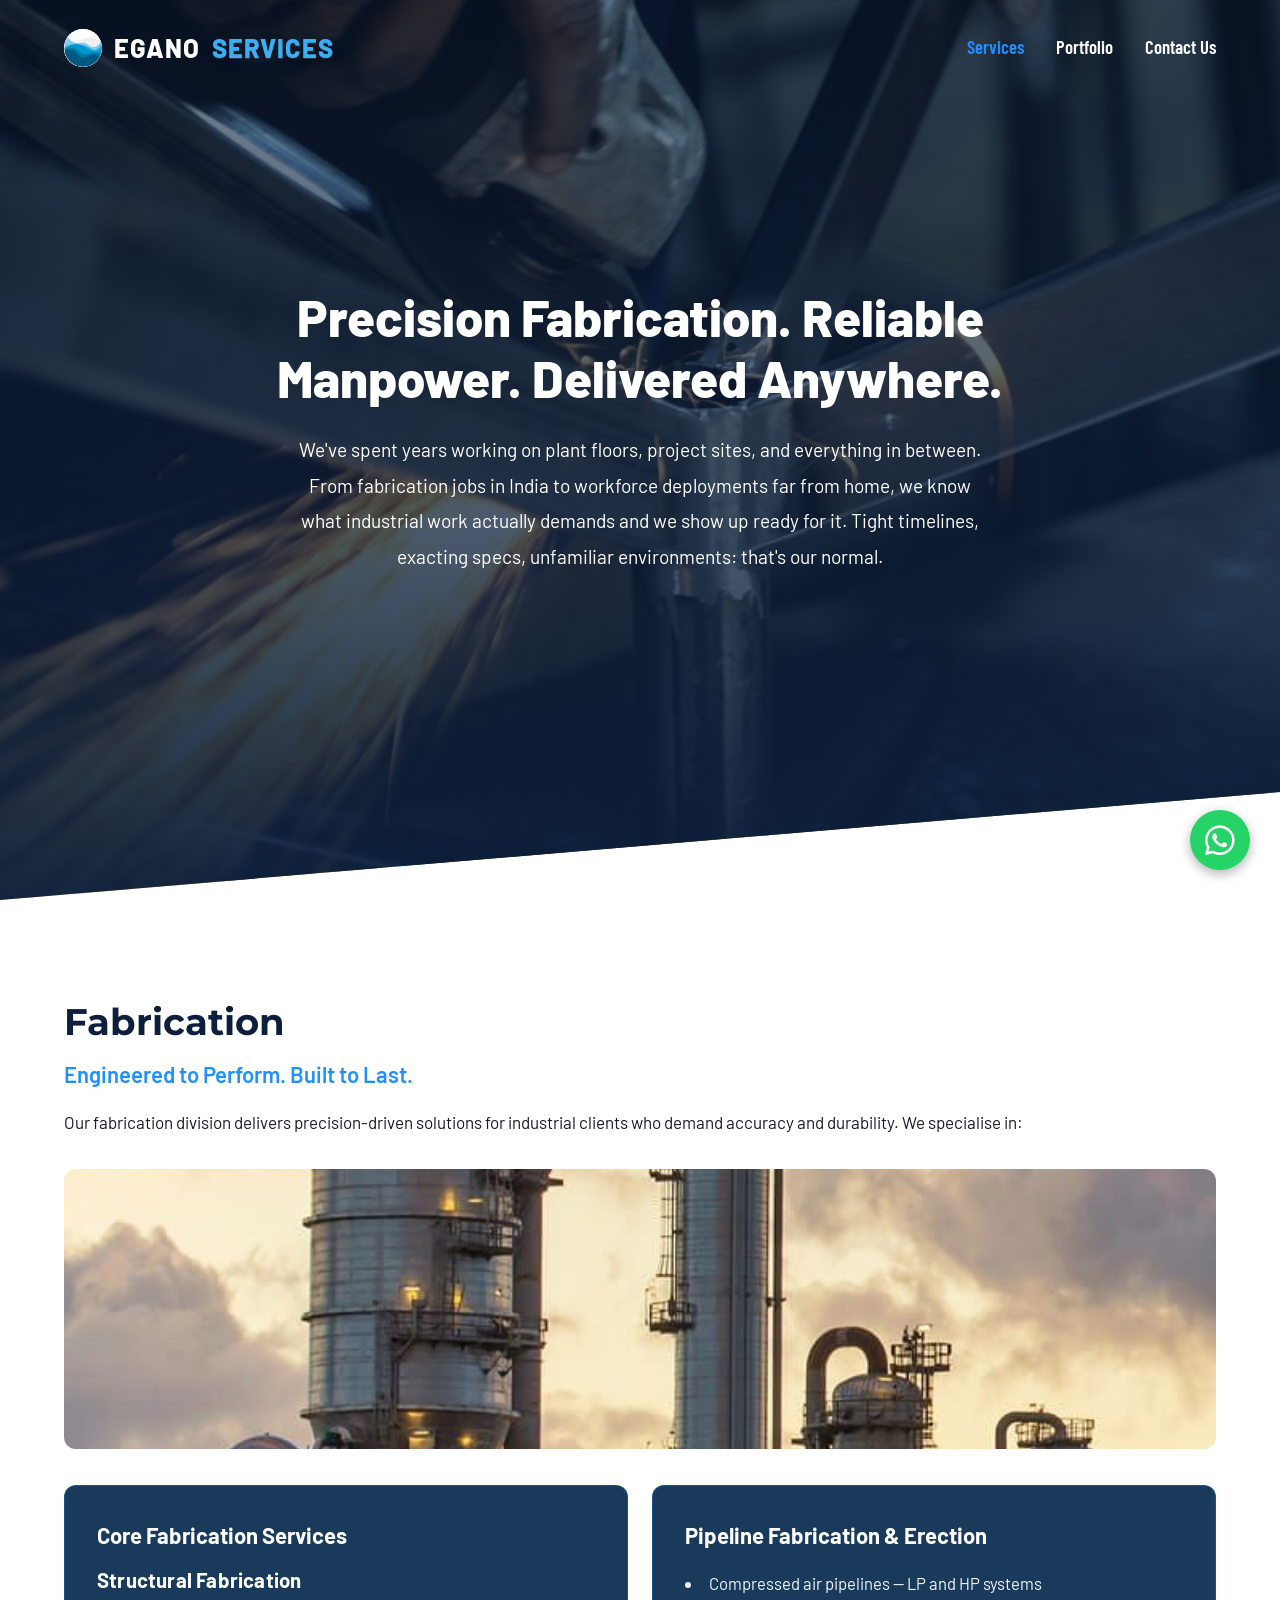
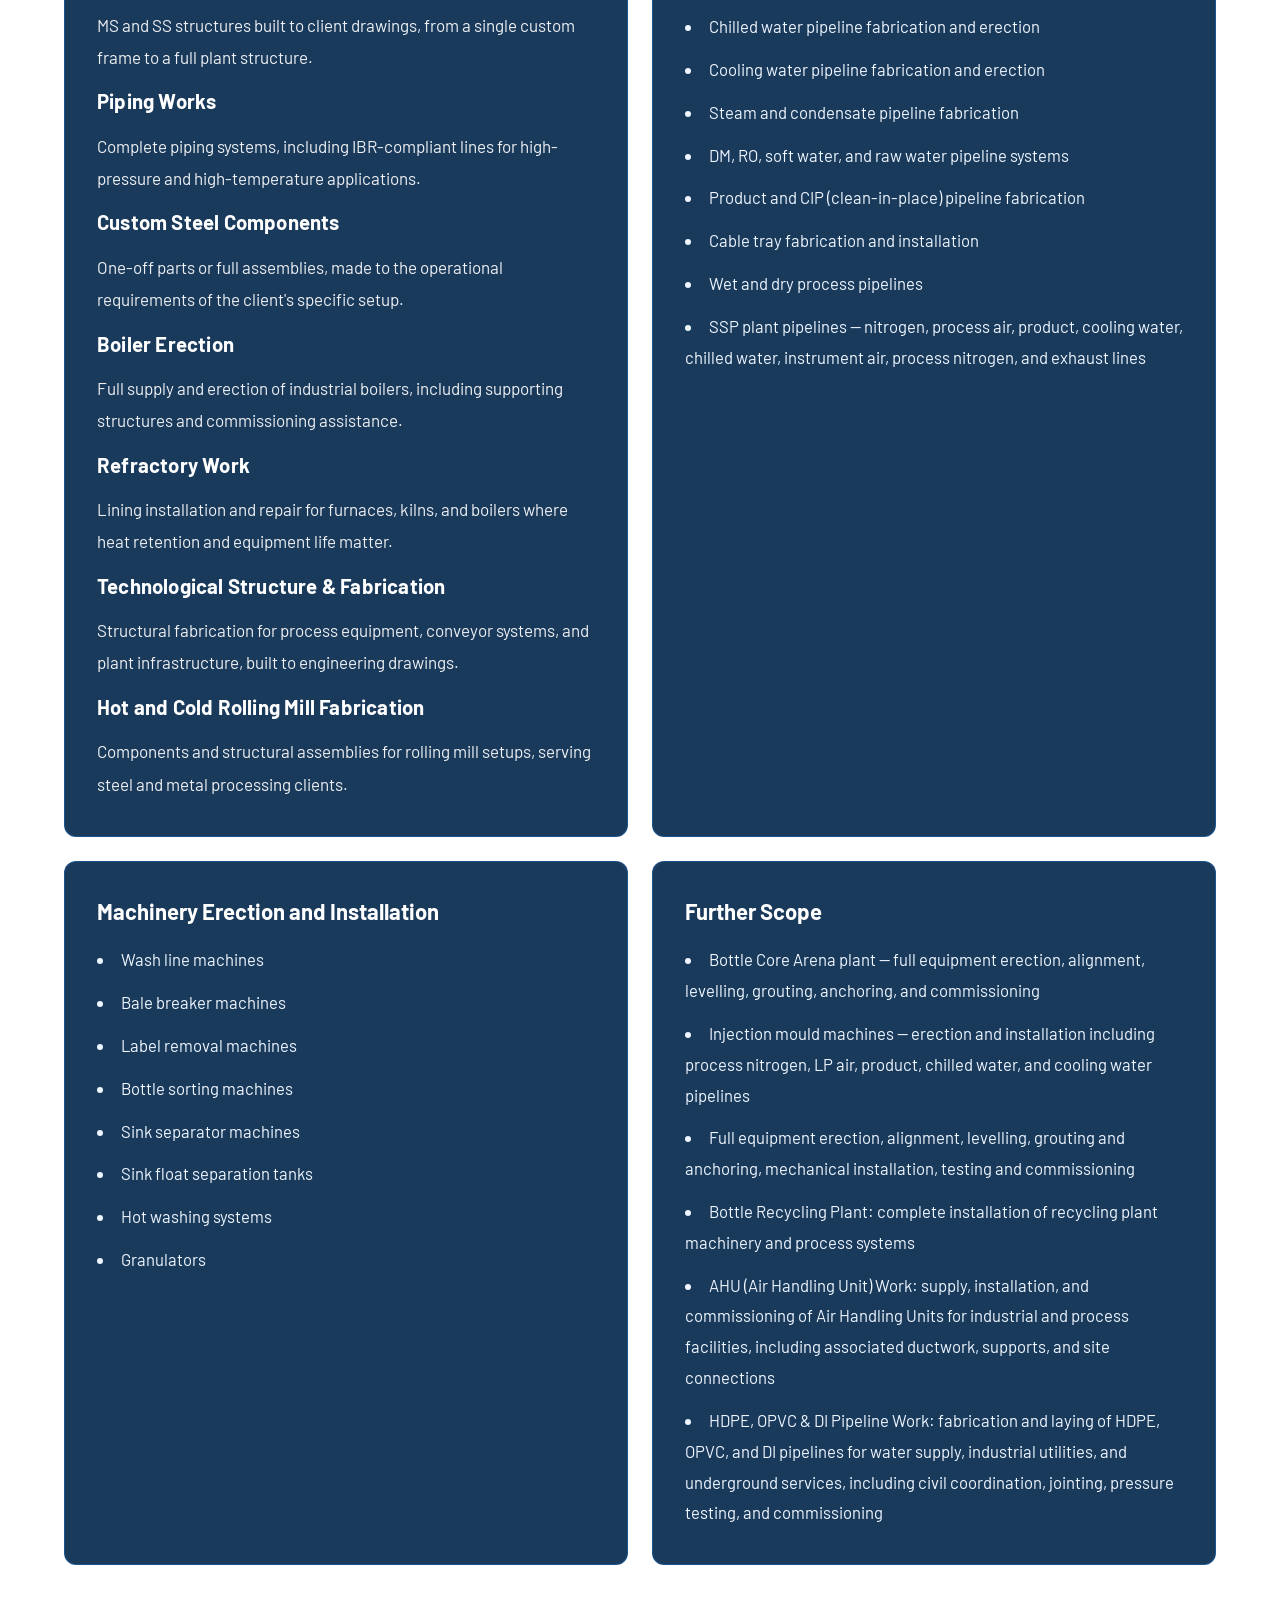
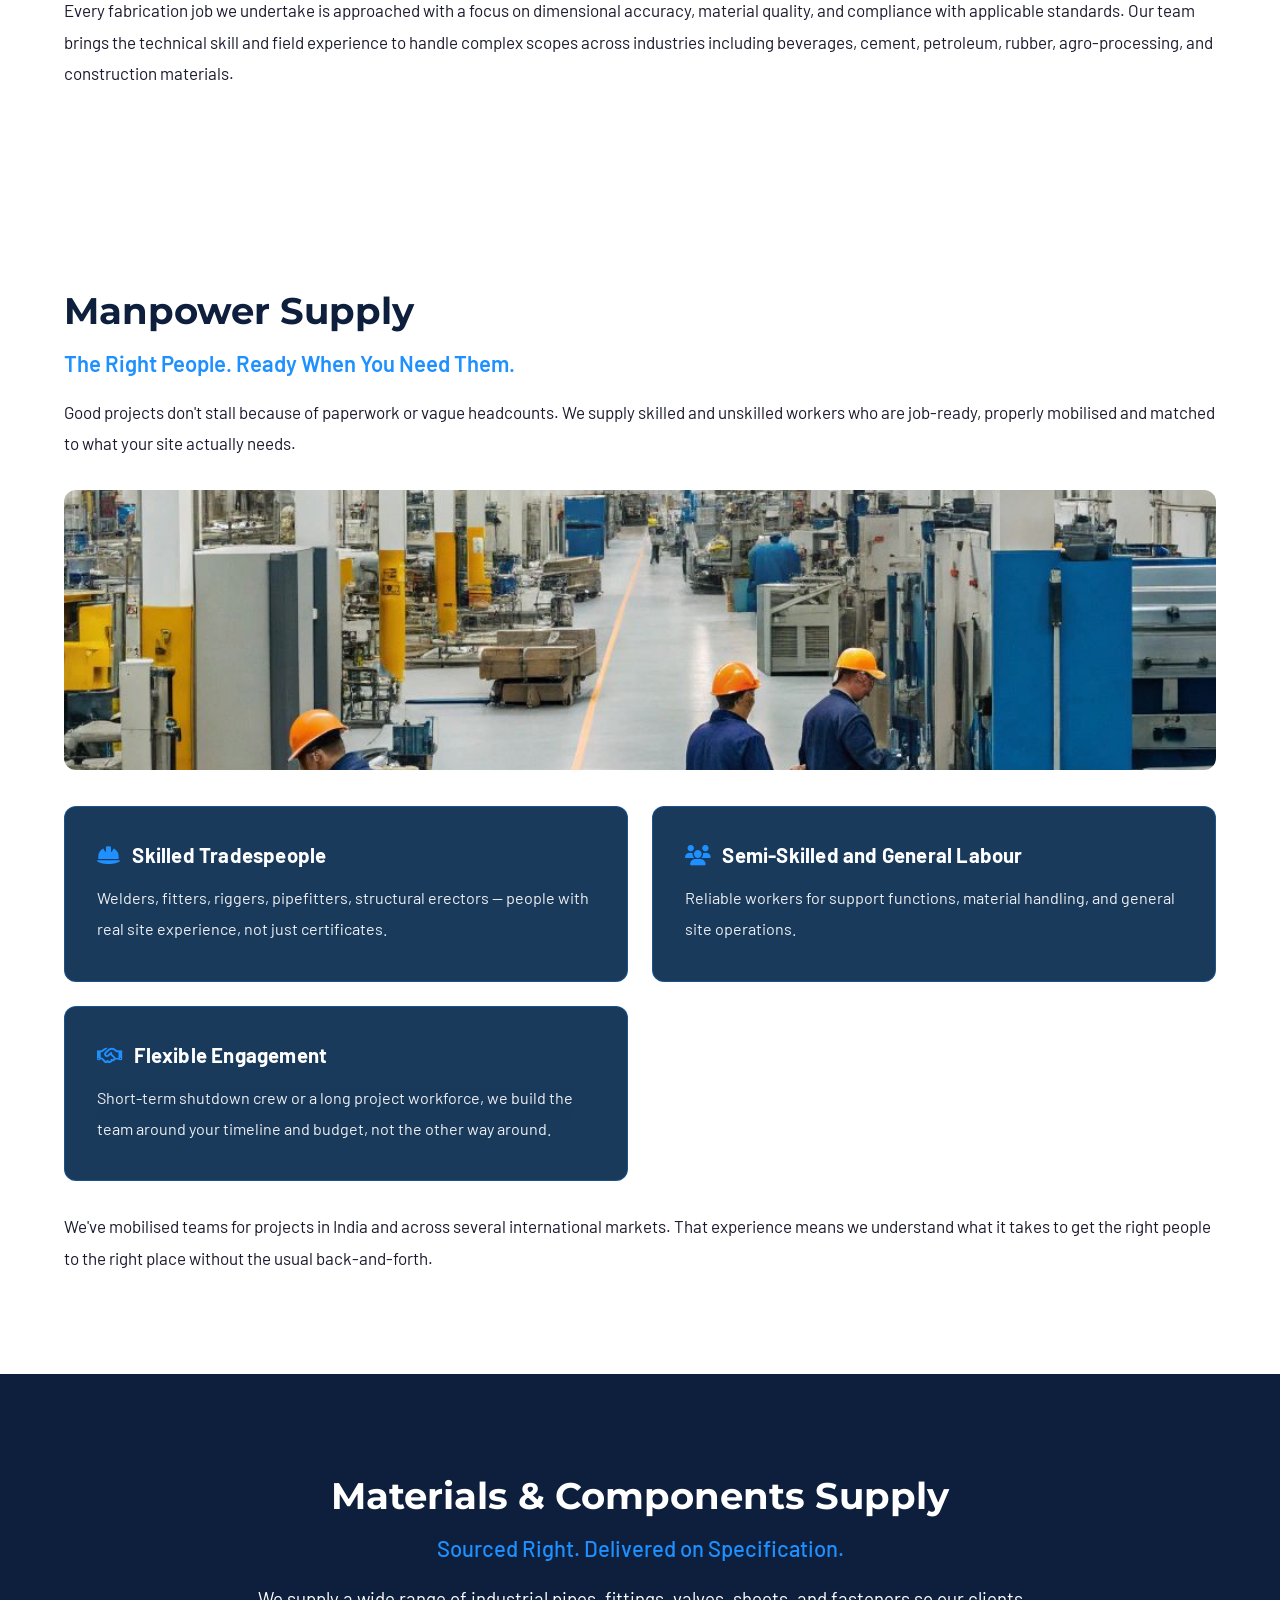
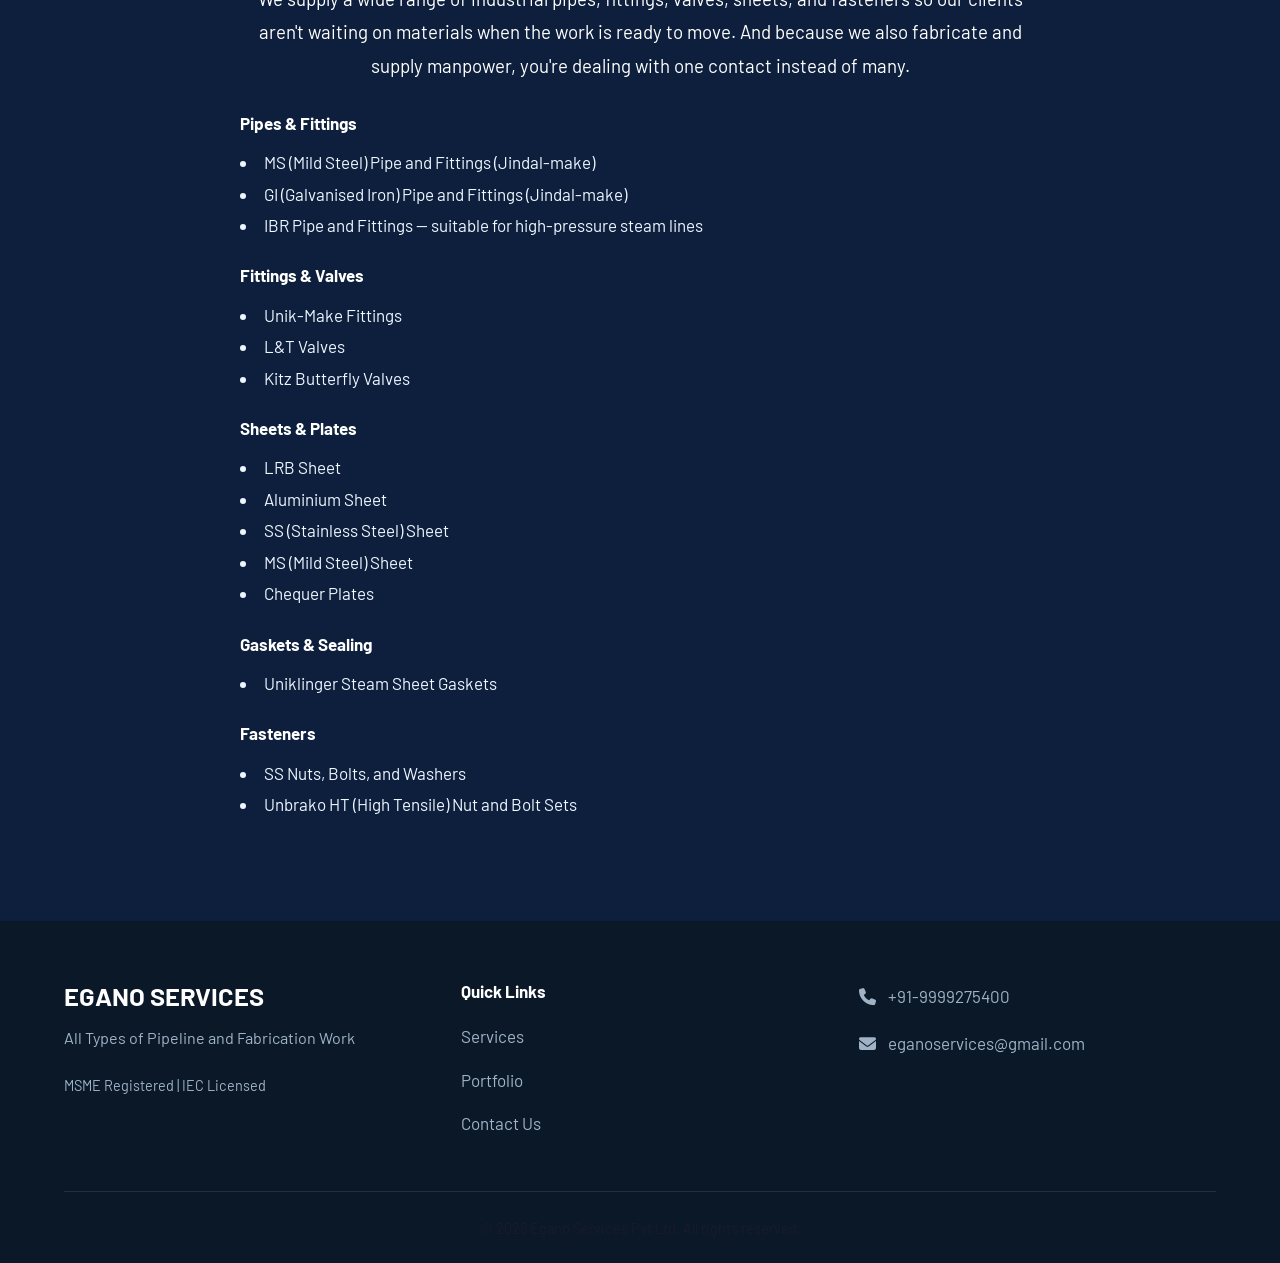
<file: index.html>
<!DOCTYPE html>
<html lang="en">
<head>
    <meta charset="UTF-8">
    <meta name="viewport" content="width=device-width, initial-scale=1.0">
    <title>Services | Egano Services Pvt Ltd</title>
    <meta name="description" content="Precision Fabrication. Reliable Manpower. Delivered Anywhere.">
    <link rel="preconnect" href="https://fonts.googleapis.com">
    <link rel="preconnect" href="https://fonts.gstatic.com" crossorigin>
    <link href="https://fonts.googleapis.com/css2?family=Inter:wght@400;500;600&family=Montserrat:wght@600;700;800&display=swap" rel="stylesheet">
    <link rel="stylesheet" href="https://cdnjs.cloudflare.com/ajax/libs/font-awesome/6.4.0/css/all.min.css">
    <link rel="stylesheet" href="styles.css">
</head>
<body>
    <nav class="navbar">
        <a href="index.html" class="nav-brand" style="display: flex; align-items: center; gap: 12px;">
            <img src="egano-logo.png" alt="Egano Logo" style="height: 38px; width: 38px; border-radius: 50%; background: #fff; box-shadow: 0 2px 8px rgba(0,0,0,0.04);">
            EGANO <span>SERVICES</span>
        </a>
        <div class="nav-links">
            <a href="index.html" class="nav-link" style="color: var(--accent-blue);">Services</a>
            <a href="projects.html" class="nav-link">Portfolio</a>
            <a href="contact.html" class="nav-link">Contact Us</a>
        </div>
        <button class="mobile-toggle">
            <i class="fa-solid fa-bars"></i>
        </button>
    </nav>

    <header class="hero-section wave-bottom">
        <img src="photo-hero.jpeg" alt="Industrial Fabrication" class="hero-bg-img">
        <div class="hero-overlay"></div>
        <div class="hero-content fade-up">
            <h1 class="heading-primary">Precision Fabrication. Reliable Manpower. Delivered Anywhere.</h1>
            <p class="hero-subline">We've spent years working on plant floors, project sites, and everything in between. From fabrication jobs in India to workforce deployments far from home, we know what industrial work actually demands and we show up ready for it. Tight timelines, exacting specs, unfamiliar environments: that's our normal.</p>
        </div>
    </header>

    <section class="section bg-white">
        <div class="container fade-up">
            <h2 class="heading-secondary text-navy">Fabrication</h2>
            <h3 style="margin-bottom: 20px; font-weight: 600; color: var(--accent-blue);">Engineered to Perform. Built to Last.</h3>
            <p style="margin-bottom: 30px;">Our fabrication division delivers precision-driven solutions for industrial clients who demand accuracy and durability. We specialise in:</p>
            <div class="section-photo-banner">
                <img src="photo-fabrication.jpeg" alt="Industrial Fabrication Work">
            </div>
            <div class="services-grid">
                <div class="service-card" style="text-align: left;">
                    <h3 style="margin-bottom: 20px;">Core Fabrication Services</h3>
                    <div style="display: grid; gap: 16px;">
                        <div>
                            <h4>Structural Fabrication</h4>
                            <p>MS and SS structures built to client drawings, from a single custom frame to a full plant structure.</p>
                        </div>
                        <div>
                            <h4>Piping Works</h4>
                            <p>Complete piping systems, including IBR-compliant lines for high-pressure and high-temperature applications.</p>
                        </div>
                        <div>
                            <h4>Custom Steel Components</h4>
                            <p>One-off parts or full assemblies, made to the operational requirements of the client's specific setup.</p>
                        </div>
                        <div>
                            <h4>Boiler Erection</h4>
                            <p>Full supply and erection of industrial boilers, including supporting structures and commissioning assistance.</p>
                        </div>
                        <div>
                            <h4>Refractory Work</h4>
                            <p>Lining installation and repair for furnaces, kilns, and boilers where heat retention and equipment life matter.</p>
                        </div>
                        <div>
                            <h4>Technological Structure & Fabrication</h4>
                            <p>Structural fabrication for process equipment, conveyor systems, and plant infrastructure, built to engineering drawings.</p>
                        </div>
                        <div>
                            <h4>Hot and Cold Rolling Mill Fabrication</h4>
                            <p>Components and structural assemblies for rolling mill setups, serving steel and metal processing clients.</p>
                        </div>
                    </div>
                </div>
                <div class="service-card" style="text-align: left;">
                    <h3 style="margin-bottom: 20px;">Pipeline Fabrication & Erection</h3>
                    <ul style="list-style: disc inside; margin: 0; padding: 0; display: grid; gap: 12px; font-size: 0.98rem; color: #eef6ff;">
                        <li>Compressed air pipelines — LP and HP systems</li>
                        <li>Chilled water pipeline fabrication and erection</li>
                        <li>Cooling water pipeline fabrication and erection</li>
                        <li>Steam and condensate pipeline fabrication</li>
                        <li>DM, RO, soft water, and raw water pipeline systems</li>
                        <li>Product and CIP (clean-in-place) pipeline fabrication</li>
                        <li>Cable tray fabrication and installation</li>
                        <li>Wet and dry process pipelines</li>
                        <li>SSP plant pipelines — nitrogen, process air, product, cooling water, chilled water, instrument air, process nitrogen, and exhaust lines</li>
                    </ul>
                </div>
                <div class="service-card" style="text-align: left;">
                    <h3 style="margin-bottom: 20px;">Machinery Erection and Installation</h3>
                    <ul style="list-style: disc inside; margin: 0; padding: 0; display: grid; gap: 12px; font-size: 0.98rem; color: #eef6ff;">
                        <li>Wash line machines</li>
                        <li>Bale breaker machines</li>
                        <li>Label removal machines</li>
                        <li>Bottle sorting machines</li>
                        <li>Sink separator machines</li>
                        <li>Sink float separation tanks</li>
                        <li>Hot washing systems</li>
                        <li>Granulators</li>
                    </ul>
                </div>
                <div class="service-card" style="text-align: left;">
                    <h3 style="margin-bottom: 20px;">Further Scope</h3>
                    <ul style="list-style: disc inside; margin: 0; padding: 0; display: grid; gap: 12px; font-size: 0.98rem; color: #eef6ff;">
                        <li>Bottle Core Arena plant — full equipment erection, alignment, levelling, grouting, anchoring, and commissioning</li>
                        <li>Injection mould machines — erection and installation including process nitrogen, LP air, product, chilled water, and cooling water pipelines</li>
                        <li>Full equipment erection, alignment, levelling, grouting and anchoring, mechanical installation, testing and commissioning</li>
                        <li>Bottle Recycling Plant: complete installation of recycling plant machinery and process systems</li>
                        <li>AHU (Air Handling Unit) Work: supply, installation, and commissioning of Air Handling Units for industrial and process facilities, including associated ductwork, supports, and site connections</li>
                        <li>HDPE, OPVC & DI Pipeline Work: fabrication and laying of HDPE, OPVC, and DI pipelines for water supply, industrial utilities, and underground services, including civil coordination, jointing, pressure testing, and commissioning</li>
                    </ul>
                </div>
            </div>
            <p>Every fabrication job we undertake is approached with a focus on dimensional accuracy, material quality, and compliance with applicable standards. Our team brings the technical skill and field experience to handle complex scopes across industries including beverages, cement, petroleum, rubber, agro-processing, and construction materials.</p>
        </div>
    </section>

    <section class="section bg-white">
        <div class="container fade-up">
            <h2 class="heading-secondary text-navy">Manpower Supply</h2>
            <h3 style="margin-bottom: 20px; font-weight: 600; color: var(--accent-blue);">The Right People. Ready When You Need Them.</h3>
            <p style="margin-bottom: 30px;">Good projects don't stall because of paperwork or vague headcounts. We supply skilled and unskilled workers who are job-ready, properly mobilised and matched to what your site actually needs.</p>
            <div class="section-photo-banner">
                <img src="photo-manpower.jpeg" alt="Skilled Industrial Workforce">
            </div>
            
            <div class="services-grid">
                <div class="service-card" style="text-align: left;">
                    <h4 style="margin-bottom: 10px; font-size: 1.1rem;"><i class="fa-solid fa-helmet-safety" style="color: var(--accent-blue); margin-right: 8px;"></i> Skilled Tradespeople</h4>
                    <p style="font-size: 0.95rem;">Welders, fitters, riggers, pipefitters, structural erectors — people with real site experience, not just certificates.</p>
                </div>
                <div class="service-card" style="text-align: left;">
                    <h4 style="margin-bottom: 10px; font-size: 1.1rem;"><i class="fa-solid fa-users" style="color: var(--accent-blue); margin-right: 8px;"></i> Semi-Skilled and General Labour</h4>
                    <p style="font-size: 0.95rem;">Reliable workers for support functions, material handling, and general site operations.</p>
                </div>
                <div class="service-card" style="text-align: left;">
                    <h4 style="margin-bottom: 10px; font-size: 1.1rem;"><i class="fa-regular fa-handshake" style="color: var(--accent-blue); margin-right: 8px;"></i> Flexible Engagement</h4>
                    <p style="font-size: 0.95rem;">Short-term shutdown crew or a long project workforce, we build the team around your timeline and budget, not the other way around.</p>
                </div>
            </div>
            <p>We've mobilised teams for projects in India and across several international markets. That experience means we understand what it takes to get the right people to the right place without the usual back-and-forth.</p>
        </div>
    </section>

    <section class="section bg-dark text-white">
        <div class="container fade-up text-center" style="max-width: 800px;">
            <h2 class="heading-secondary">Materials & Components Supply</h2>
            <h3 style="margin-bottom: 20px; font-weight: 500; color: var(--accent-blue);">Sourced Right. Delivered on Specification.</h3>
            <p style="margin-bottom: 30px; font-size: 1.1rem; line-height: 1.8; color: #FFFFFF;">We supply a wide range of industrial pipes, fittings, valves, sheets, and fasteners so our clients aren't waiting on materials when the work is ready to move. And because we also fabricate and supply manpower, you're dealing with one contact instead of many.</p>
            <div style="display: grid; gap: 24px; text-align: left;">
                <div>
                    <h4 style="margin-bottom: 14px;">Pipes & Fittings</h4>
                    <ul style="list-style: disc inside; margin: 0; padding: 0; color: #eef6ff;">
                        <li>MS (Mild Steel) Pipe and Fittings (Jindal-make)</li>
                        <li>GI (Galvanised Iron) Pipe and Fittings (Jindal-make)</li>
                        <li>IBR Pipe and Fittings — suitable for high-pressure steam lines</li>
                    </ul>
                </div>
                <div>
                    <h4 style="margin-bottom: 14px;">Fittings & Valves</h4>
                    <ul style="list-style: disc inside; margin: 0; padding: 0; color: #eef6ff;">
                        <li>Unik-Make Fittings</li>
                        <li>L&T Valves</li>
                        <li>Kitz Butterfly Valves</li>
                    </ul>
                </div>
                <div>
                    <h4 style="margin-bottom: 14px;">Sheets & Plates</h4>
                    <ul style="list-style: disc inside; margin: 0; padding: 0; color: #eef6ff;">
                        <li>LRB Sheet</li>
                        <li>Aluminium Sheet</li>
                        <li>SS (Stainless Steel) Sheet</li>
                        <li>MS (Mild Steel) Sheet</li>
                        <li>Chequer Plates</li>
                    </ul>
                </div>
                <div>
                    <h4 style="margin-bottom: 14px;">Gaskets & Sealing</h4>
                    <ul style="list-style: disc inside; margin: 0; padding: 0; color: #eef6ff;">
                        <li>Uniklinger Steam Sheet Gaskets</li>
                    </ul>
                </div>
                <div>
                    <h4 style="margin-bottom: 14px;">Fasteners</h4>
                    <ul style="list-style: disc inside; margin: 0; padding: 0; color: #eef6ff;">
                        <li>SS Nuts, Bolts, and Washers</li>
                        <li>Unbrako HT (High Tensile) Nut and Bolt Sets</li>
                    </ul>
                </div>
            </div>
        </div>
    </section>

    <footer class="footer">
        <div class="container">
            <div class="footer-grid">
                <div class="footer-brand">
                    <h2>EGANO <span>SERVICES</span></h2>
                    <p>All Types of Pipeline and Fabrication Work</p>
                    <p style="margin-top: 20px; font-size: 0.85rem;">MSME Registered | IEC Licensed</p>
                </div>
                <div class="footer-links">
                    <h4>Quick Links</h4>
                    <ul>
                        <li><a href="index.html">Services</a></li>
                        <li><a href="projects.html">Portfolio</a></li>
                        <li><a href="contact.html">Contact Us</a></li>
                    </ul>
                </div>
                <div class="footer-contact">
                    <a href="tel:+919999275400"><i class="fa-solid fa-phone"></i> +91-9999275400</a>
                    <a href="mailto:eganoservices@gmail.com"><i class="fa-solid fa-envelope"></i> eganoservices@gmail.com</a>
                </div>
            </div>
            <div class="footer-bottom">
                <p>&copy; 2026 Egano Services Pvt Ltd. All rights reserved.</p>
            </div>
        </div>
    </footer>
    <a href="https://wa.me/919999275400" target="_blank" class="floating-whatsapp">
        <i class="fa-brands fa-whatsapp"></i>
    </a>
    <script src="script.js"></script>
</body>
</html>
</file>
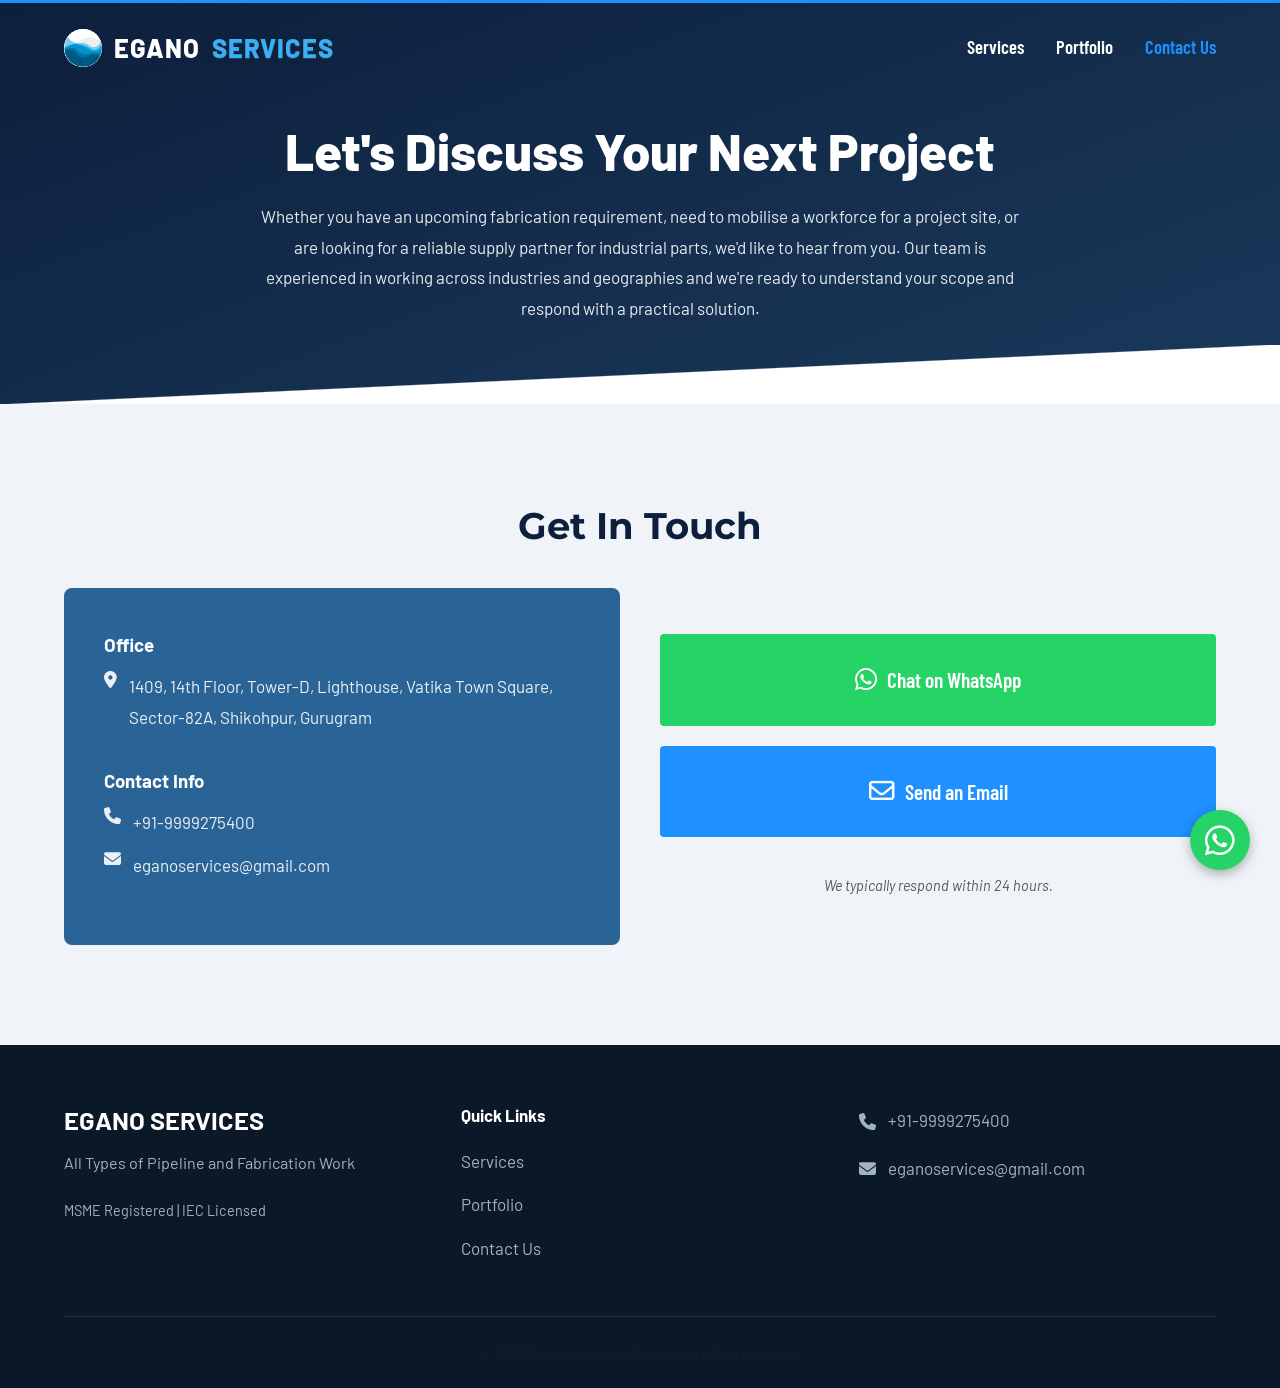
<file: contact.html>
<!DOCTYPE html>
<html lang="en">
<head>
    <meta charset="UTF-8">
    <meta name="viewport" content="width=device-width, initial-scale=1.0">
    <title>Contact Us | Egano Services Pvt Ltd</title>
    <meta name="description" content="Let's Discuss Your Next Project">
    <link rel="preconnect" href="https://fonts.googleapis.com">
    <link rel="preconnect" href="https://fonts.gstatic.com" crossorigin>
    <link href="https://fonts.googleapis.com/css2?family=Inter:wght@400;500;600&family=Montserrat:wght@600;700;800&display=swap" rel="stylesheet">
    <link rel="stylesheet" href="https://cdnjs.cloudflare.com/ajax/libs/font-awesome/6.4.0/css/all.min.css">
    <link rel="stylesheet" href="styles.css">
</head>
<body>
    <nav class="navbar">
        <a href="index.html" class="nav-brand" style="display: flex; align-items: center; gap: 12px;">
            <img src="egano-logo.png" alt="Egano Logo" style="height: 38px; width: 38px; border-radius: 50%; background: #fff; box-shadow: 0 2px 8px rgba(0,0,0,0.04);">
            EGANO <span>SERVICES</span>
        </a>
        <div class="nav-links">
            <a href="index.html" class="nav-link">Services</a>
            <a href="projects.html" class="nav-link">Portfolio</a>
            <a href="contact.html" class="nav-link" style="color: var(--accent-blue);">Contact Us</a>
        </div>
        <button class="mobile-toggle">
            <i class="fa-solid fa-bars"></i>
        </button>
    </nav>

    <header class="hero-section hero-short">
        <div class="hero-content fade-up">
            <h1 class="heading-primary">Let's Discuss Your Next Project</h1>
            <p class="hero-subline" style="max-width: 800px; margin: 20px auto 0;">Whether you have an upcoming fabrication requirement, need to mobilise a workforce for a project site, or are looking for a reliable supply partner for industrial parts, we'd like to hear from you. Our team is experienced in working across industries and geographies and we're ready to understand your scope and respond with a practical solution.</p>
        </div>
    </header>

    <section class="section bg-light">
        <div class="container fade-up">
            <h2 class="heading-secondary text-center text-navy">Get In Touch</h2>
            <div class="contact-grid">
                <!-- Left Side Office Card -->
                <div class="contact-info-card">
                    <div class="office-info">
                        <strong>Office</strong>
                        <p><i class="fa-solid fa-location-dot"></i> 1409, 14th Floor, Tower-D, Lighthouse, Vatika Town Square, Sector-82A, Shikohpur, Gurugram</p>
                    </div>
                    <div class="office-info" style="margin-top: 30px;">
                        <strong>Contact Info</strong>
                        <a href="tel:+919999275400"><i class="fa-solid fa-phone"></i> +91-9999275400</a>
                        <a href="mailto:eganoservices@gmail.com"><i class="fa-solid fa-envelope"></i> eganoservices@gmail.com</a>
                    </div>
                </div>

                <!-- Right Side Actions -->
                <div class="contact-actions">
                    <a href="https://wa.me/919999275400" target="_blank" class="btn btn-green full-width" style="padding: 24px; font-size: 1.25rem;">
                        <i class="fa-brands fa-whatsapp" style="font-size: 1.5rem;"></i> Chat on WhatsApp
                    </a>
                    <a href="mailto:eganoservices@gmail.com" class="btn btn-accent full-width" style="padding: 24px; font-size: 1.25rem;">
                        <i class="fa-regular fa-envelope" style="font-size: 1.5rem;"></i> Send an Email
                    </a>
                    <p class="contact-note" style="color: #555;">We typically respond within 24 hours.</p>
                </div>
            </div>
        </div>
    </section>

    

    <footer class="footer">
        <div class="container">
            <div class="footer-grid">
                <div class="footer-brand">
                    <h2>EGANO <span>SERVICES</span></h2>
                    <p>All Types of Pipeline and Fabrication Work</p>
                    <p style="margin-top: 20px; font-size: 0.85rem;">MSME Registered | IEC Licensed</p>
                </div>
                <div class="footer-links">
                    <h4>Quick Links</h4>
                    <ul>
                        <li><a href="index.html">Services</a></li>
                        <li><a href="projects.html">Portfolio</a></li>
                        <li><a href="contact.html">Contact Us</a></li>
                    </ul>
                </div>
                <div class="footer-contact">
                    <a href="tel:+919999275400"><i class="fa-solid fa-phone"></i> +91-9999275400</a>
                    <a href="mailto:eganoservices@gmail.com"><i class="fa-solid fa-envelope"></i> eganoservices@gmail.com</a>
                </div>
            </div>
            <div class="footer-bottom">
                <p>&copy; 2026 Egano Services Pvt Ltd. All rights reserved.</p>
            </div>
        </div>
    </footer>
    <a href="https://wa.me/919999275400" target="_blank" class="floating-whatsapp">
        <i class="fa-brands fa-whatsapp"></i>
    </a>
    <script src="script.js"></script>
</body>
</html>
</file>
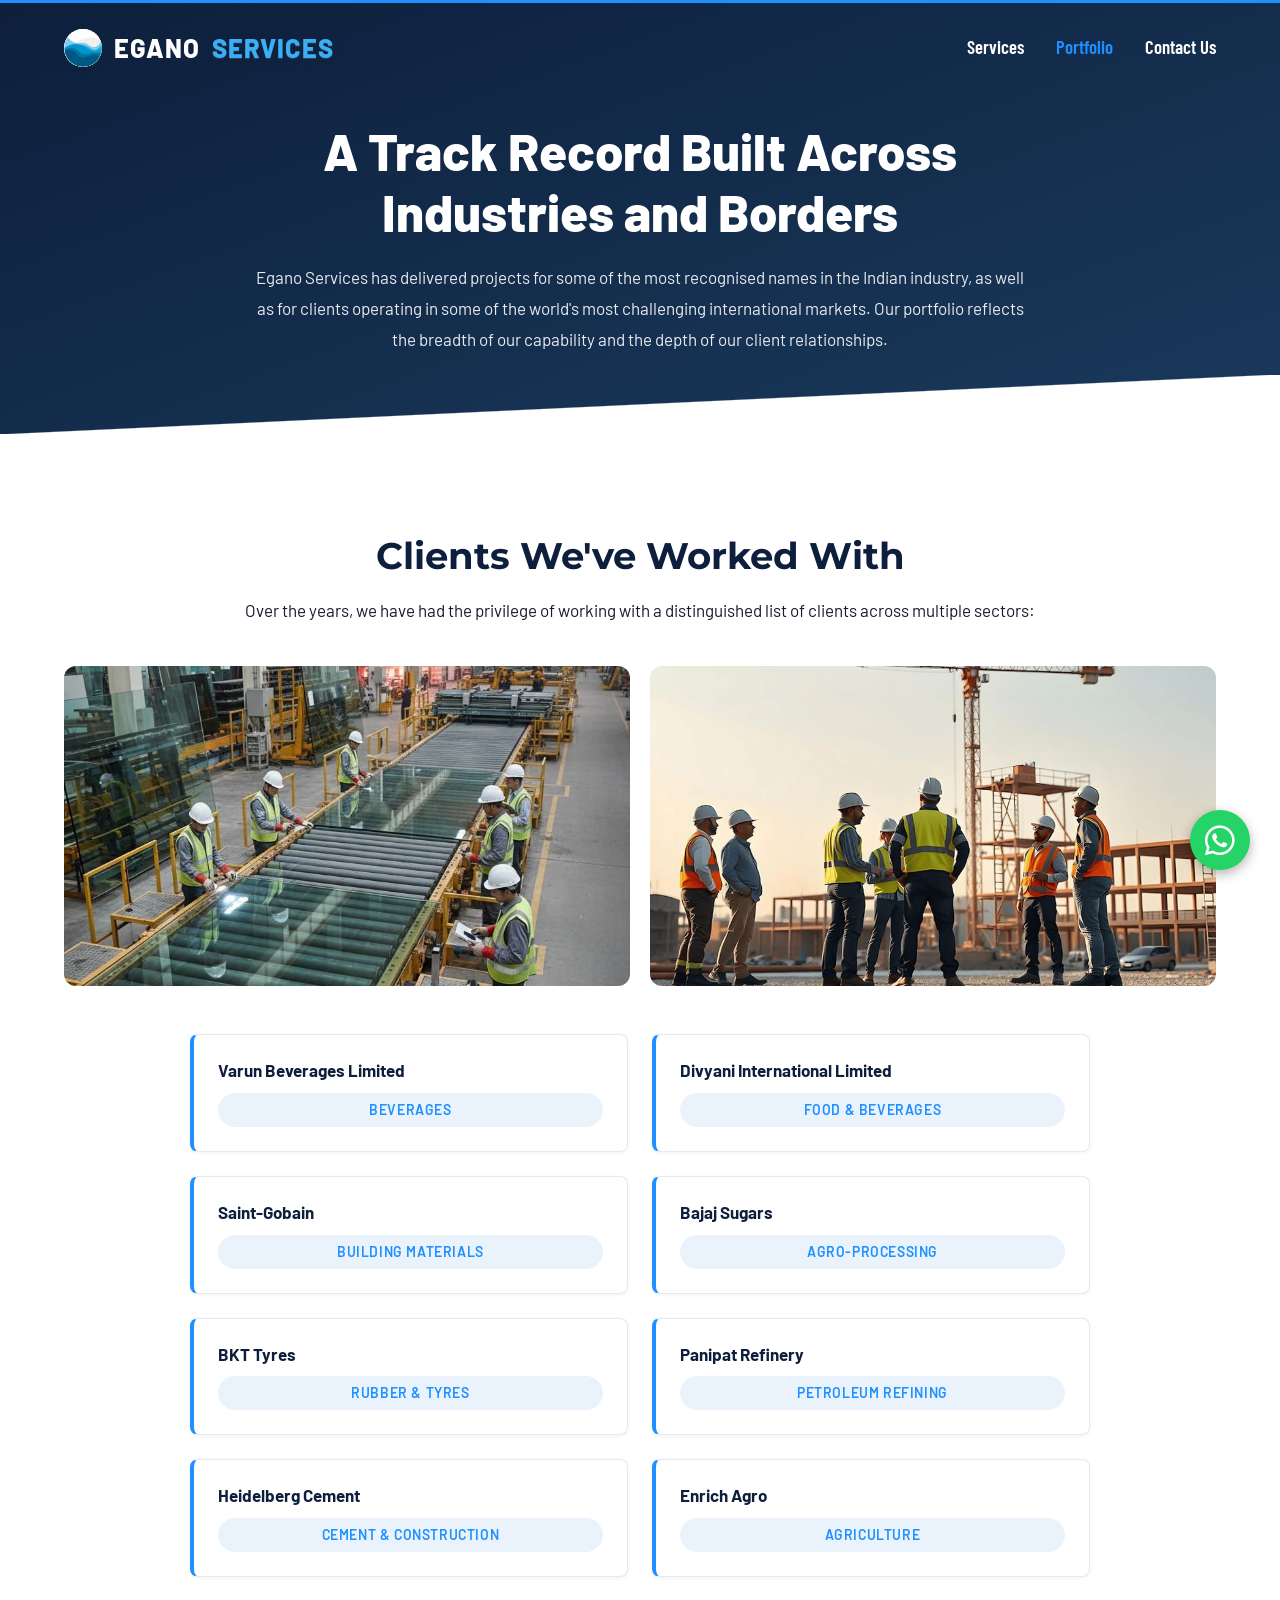
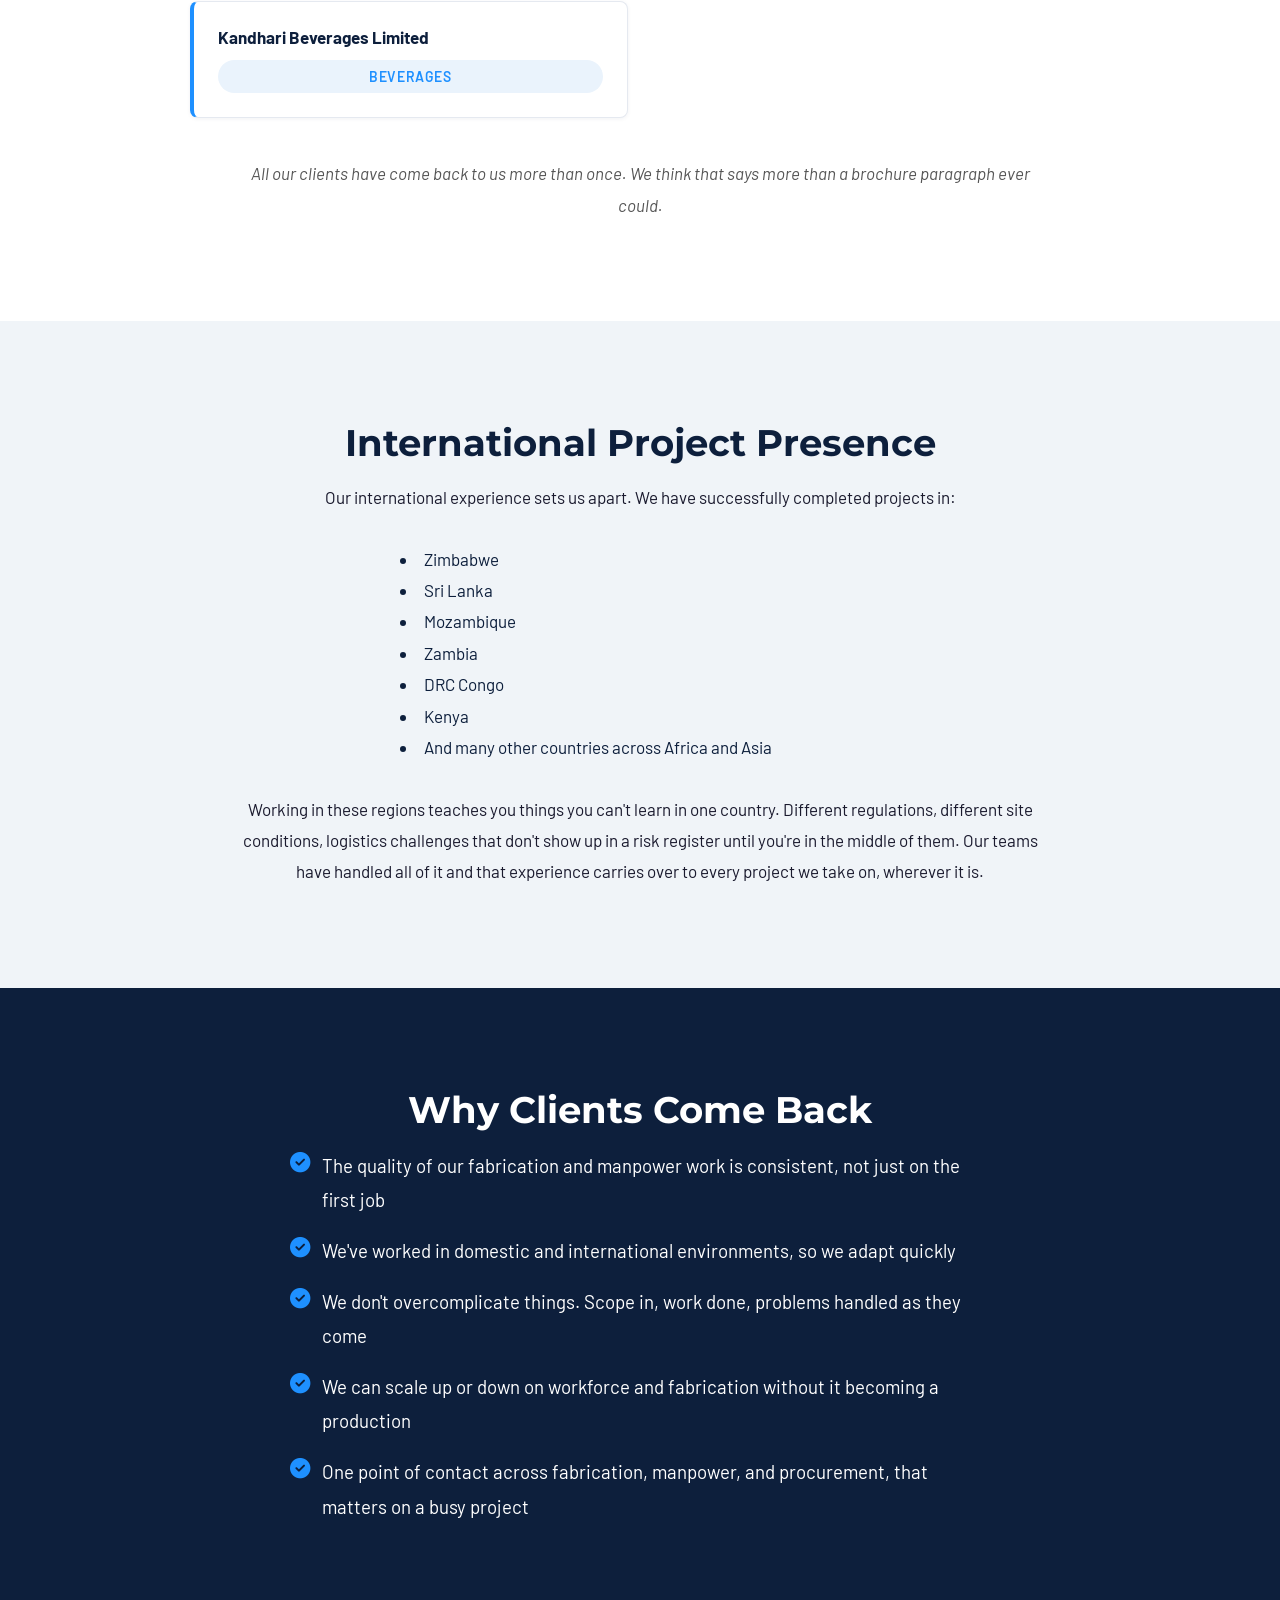
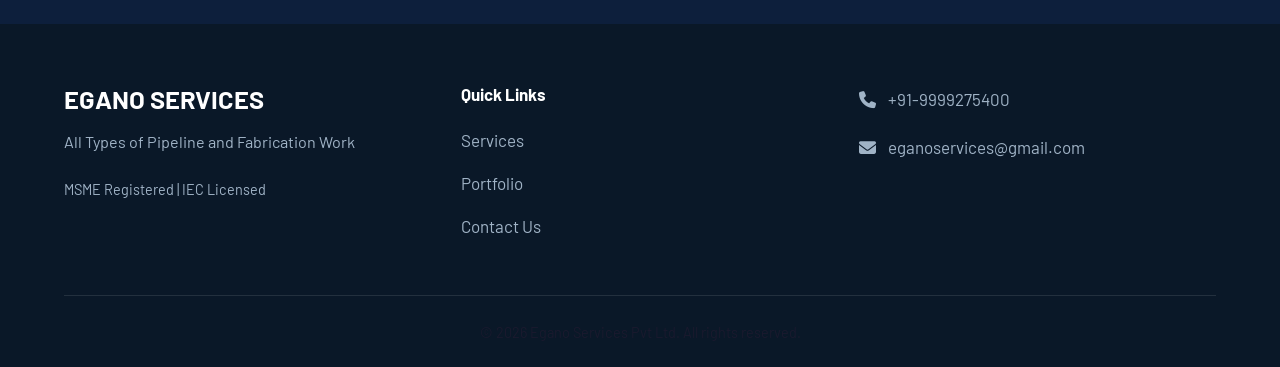
<file: projects.html>
<!DOCTYPE html>
<html lang="en">
<head>
    <meta charset="UTF-8">
    <meta name="viewport" content="width=device-width, initial-scale=1.0">
    <title>Portfolio | Egano Services Pvt Ltd</title>
    <meta name="description" content="A Track Record Built Across Industries and Borders">
    <link rel="preconnect" href="https://fonts.googleapis.com">
    <link rel="preconnect" href="https://fonts.gstatic.com" crossorigin>
    <link href="https://fonts.googleapis.com/css2?family=Inter:wght@400;500;600&family=Montserrat:wght@600;700;800&display=swap" rel="stylesheet">
    <link rel="stylesheet" href="https://cdnjs.cloudflare.com/ajax/libs/font-awesome/6.4.0/css/all.min.css">
    <link rel="stylesheet" href="styles.css">
</head>
<body>
    <nav class="navbar">
        <a href="index.html" class="nav-brand" style="display: flex; align-items: center; gap: 12px;">
            <img src="egano-logo.png" alt="Egano Logo" style="height: 38px; width: 38px; border-radius: 50%; background: #fff; box-shadow: 0 2px 8px rgba(0,0,0,0.04);">
            EGANO <span>SERVICES</span>
        </a>
        <div class="nav-links">
            <a href="index.html" class="nav-link">Services</a>
            <a href="projects.html" class="nav-link" style="color: var(--accent-blue);">Portfolio</a>
            <a href="contact.html" class="nav-link">Contact Us</a>
        </div>
        <button class="mobile-toggle">
            <i class="fa-solid fa-bars"></i>
        </button>
    </nav>

    <header class="hero-section hero-short">
        <div class="hero-content fade-up">
            <h1 class="heading-primary" style="font-size: 3rem;">A Track Record Built Across Industries and Borders</h1>
            <p class="hero-subline" style="max-width: 800px; margin: 20px auto 0;">Egano Services has delivered projects for some of the most recognised names in the Indian industry, as well as for clients operating in some of the world's most challenging international markets. Our portfolio reflects the breadth of our capability and the depth of our client relationships.</p>
        </div>
    </header>

    <section class="section bg-white">
        <div class="container fade-up">
            <h2 class="heading-secondary text-navy text-center">Clients We've Worked With</h2>
            <p class="text-center" style="max-width: 800px; margin: 0 auto 40px;">Over the years, we have had the privilege of working with a distinguished list of clients across multiple sectors:</p>
            <div class="project-photo-row">
                <div class="project-photo">
                    <img src="photo-workers.jpeg" alt="Industrial Project Work">
                </div>
                <div class="project-photo">
                    <img src="photo-team.jpeg" alt="Project Team on Site">
                </div>
            </div>

            <div class="client-list-cards" style="display: grid; grid-template-columns: 1fr 1fr; gap: 24px;">
                <article class="client-card">
                    <div class="client-card__content">
                        <p class="client-name">Varun Beverages Limited</p>
                        <span class="client-sector-badge">Beverages</span>
                    </div>
                </article>
                <article class="client-card">
                    <div class="client-card__content">
                        <p class="client-name">Divyani International Limited</p>
                        <span class="client-sector-badge">Food & Beverages</span>
                    </div>
                </article>
                <article class="client-card">
                    <div class="client-card__content">
                        <p class="client-name">Saint-Gobain</p>
                        <span class="client-sector-badge">Building Materials</span>
                    </div>
                </article>
                <article class="client-card">
                    <div class="client-card__content">
                        <p class="client-name">Bajaj Sugars</p>
                        <span class="client-sector-badge">Agro-Processing</span>
                    </div>
                </article>
                <article class="client-card">
                    <div class="client-card__content">
                        <p class="client-name">BKT Tyres</p>
                        <span class="client-sector-badge">Rubber & Tyres</span>
                    </div>
                </article>
                <article class="client-card">
                    <div class="client-card__content">
                        <p class="client-name">Panipat Refinery</p>
                        <span class="client-sector-badge">Petroleum Refining</span>
                    </div>
                </article>
                <article class="client-card">
                    <div class="client-card__content">
                        <p class="client-name">Heidelberg Cement</p>
                        <span class="client-sector-badge">Cement & Construction</span>
                    </div>
                </article>
                <article class="client-card">
                    <div class="client-card__content">
                        <p class="client-name">Enrich Agro</p>
                        <span class="client-sector-badge">Agriculture</span>
                    </div>
                </article>
                <article class="client-card">
                    <div class="client-card__content">
                        <p class="client-name">Kandhari Beverages Limited</p>
                        <span class="client-sector-badge">Beverages</span>
                    </div>
                </article>
            </div>
            
            <p class="text-center" style="max-width: 800px; margin: 0 auto; color: #555; font-style: italic;">All our clients have come back to us more than once. We think that says more than a brochure paragraph ever could.</p>
        </div>
    </section>

    <section class="section bg-light">
        <div class="container fade-up text-center">
            <h2 class="heading-secondary text-navy">International Project Presence</h2>
            <p style="max-width: 800px; margin: 0 auto 30px;">Our international experience sets us apart. We have successfully completed projects in:</p>
            
            <ul style="max-width: 520px; margin: 0 auto 30px; text-align: left; list-style: disc inside; padding-left: 1.15rem;">
                <li>Zimbabwe</li>
                <li>Sri Lanka</li>
                <li>Mozambique</li>
                <li>Zambia</li>
                <li>DRC Congo</li>
                <li>Kenya</li>
                <li>And many other countries across Africa and Asia</li>
            </ul>
            
            <p style="max-width: 800px; margin: 0 auto;">Working in these regions teaches you things you can't learn in one country. Different regulations, different site conditions, logistics challenges that don't show up in a risk register until you're in the middle of them. Our teams have handled all of it and that experience carries over to every project we take on, wherever it is.</p>
        </div>
    </section>

    <section class="section bg-dark text-white">
        <div class="container fade-up">
            <h2 class="heading-secondary text-center mb-4">Why Clients Come Back</h2>
            <div style="max-width: 700px; margin: 0 auto;">
                <ul style="list-style: none; padding: 0;">
                    <li style="margin-bottom: 16px; display: flex; align-items: flex-start;">
                        <i class="fa-solid fa-circle-check" style="color: var(--accent-blue); font-size: 1.2rem; margin-right: 12px; margin-top: 4px;"></i>
                        <span style="font-size: 1.1rem;">The quality of our fabrication and manpower work is consistent, not just on the first job</span>
                    </li>
                    <li style="margin-bottom: 16px; display: flex; align-items: flex-start;">
                        <i class="fa-solid fa-circle-check" style="color: var(--accent-blue); font-size: 1.2rem; margin-right: 12px; margin-top: 4px;"></i>
                        <span style="font-size: 1.1rem;">We've worked in domestic and international environments, so we adapt quickly</span>
                    </li>
                    <li style="margin-bottom: 16px; display: flex; align-items: flex-start;">
                        <i class="fa-solid fa-circle-check" style="color: var(--accent-blue); font-size: 1.2rem; margin-right: 12px; margin-top: 4px;"></i>
                        <span style="font-size: 1.1rem;">We don't overcomplicate things. Scope in, work done, problems handled as they come</span>
                    </li>
                    <li style="margin-bottom: 16px; display: flex; align-items: flex-start;">
                        <i class="fa-solid fa-circle-check" style="color: var(--accent-blue); font-size: 1.2rem; margin-right: 12px; margin-top: 4px;"></i>
                        <span style="font-size: 1.1rem;">We can scale up or down on workforce and fabrication without it becoming a production</span>
                    </li>
                    <li style="display: flex; align-items: flex-start;">
                        <i class="fa-solid fa-circle-check" style="color: var(--accent-blue); font-size: 1.2rem; margin-right: 12px; margin-top: 4px;"></i>
                        <span style="font-size: 1.1rem;">One point of contact across fabrication, manpower, and procurement, that matters on a busy project</span>
                    </li>
                </ul>
            </div>
        </div>
    </section>

    

    <footer class="footer">
        <div class="container">
            <div class="footer-grid">
                <div class="footer-brand">
                    <h2>EGANO <span>SERVICES</span></h2>
                    <p>All Types of Pipeline and Fabrication Work</p>
                    <p style="margin-top: 20px; font-size: 0.85rem;">MSME Registered | IEC Licensed</p>
                </div>
                <div class="footer-links">
                    <h4>Quick Links</h4>
                    <ul>
                        <li><a href="index.html">Services</a></li>
                        <li><a href="projects.html">Portfolio</a></li>
                        <li><a href="contact.html">Contact Us</a></li>
                    </ul>
                </div>
                <div class="footer-contact">
                    <a href="tel:+919999275400"><i class="fa-solid fa-phone"></i> +91-9999275400</a>
                    <a href="mailto:eganoservices@gmail.com"><i class="fa-solid fa-envelope"></i> eganoservices@gmail.com</a>
                </div>
            </div>
            <div class="footer-bottom">
                <p>&copy; 2026 Egano Services Pvt Ltd. All rights reserved.</p>
            </div>
        </div>
    </footer>
    <a href="https://wa.me/919999275400" target="_blank" class="floating-whatsapp">
        <i class="fa-brands fa-whatsapp"></i>
    </a>
    <script src="script.js"></script>
</body>
</html>
</file>
<file: styles.css>
/* ==========================================================================
   GLOBAL VARIABLES & IMPORTS
   ========================================================================== */
@import url('https://fonts.googleapis.com/css2?family=Barlow+Condensed:wght@500;600;700&family=Barlow:wght@400;500;600;700;800&display=swap');

:root {
  --primary-dark: #0D1F3C;
  --primary-blue: #2A6496;
  --accent-blue: #1E90FF;
  --mid: #1A3A5C;
  --light: #F0F4F8;
  --pure-white: #FFFFFF;
  --footer-bg: #0A1828;
  
  --font-heading: 'Barlow', sans-serif;
  --font-body: 'Barlow', sans-serif;
  --font-condensed: 'Barlow Condensed', sans-serif;
  
  --transition: all 0.3s ease;
  --section-padding-desk: 80px 5%;
  --section-padding-mob: 48px 5%;
}

/* ==========================================================================
   RESET & BASE STYLES
   ========================================================================== */
* {
  margin: 0;
  padding: 0;
  box-sizing: border-box;
}

html {
  scroll-behavior: smooth;
  font-size: 17px;
}

body {
  font-family: var(--font-body);
  font-size: 17px;
  line-height: 1.85;
  color: #1a1a2e;
  background-color: var(--pure-white);
  overflow-x: hidden;
}

h1, h2, h3, h4, h5, h6 {
  font-family: var(--font-heading);
  line-height: 1.2;
}

/* global subheading and paragraph adjustments */
h3 {
  font-size: 1.3rem;
}

p {
  line-height: 1.85;
  color: #1a1a2e;
}

a {
  text-decoration: none;
  color: inherit;
  transition: var(--transition);
}

ul {
  list-style: none;
}

img {
  max-width: 100%;
  height: auto;
  display: block;
}

/* ==========================================================================
   TYPOGRAPHY & UTILITIES
   ========================================================================== */
.section-label {
  display: block;
  font-family: var(--font-condensed);
  font-size: 1rem;
  letter-spacing: 2px;
  color: var(--accent-blue);
  text-transform: uppercase;
  font-weight: 600;
  margin-bottom: 12px;
}

.heading-primary {
  font-size: 3rem;
  font-weight: 800;
  color: var(--pure-white);
  margin-bottom: 24px;
}

.heading-secondary {
  font-family: 'Montserrat', sans-serif;
  font-size: 2.2rem;
  font-weight: 700;
  color: #0D1F3C;
  margin-bottom: 16px;
  line-height: 1.2;
}
.heading-secondary.text-white,
.text-white .heading-secondary {
  color: #ffffff !important;
}

.text-white { color: var(--pure-white); }
.text-navy { color: var(--primary-dark); }
.text-steel { color: var(--primary-blue); }
.text-grey { color: #A0B3C6; }

.bg-dark { background-color: var(--primary-dark); color: var(--pure-white); }
.bg-light { background-color: var(--light); color: var(--primary-dark); }
.bg-white { background-color: var(--pure-white); color: var(--primary-dark); }
.bg-steel { background-color: var(--primary-blue); color: var(--pure-white); }

.text-center { text-align: center; }

.container {
  max-width: 1200px;
  margin: 0 auto;
}

.section {
  padding: 100px 5%;
}

/* Scroll Animation Utility */
.fade-up {
  opacity: 0;
  transform: translateY(30px);
  transition: opacity 0.8s ease, transform 0.8s ease;
}
.fade-up.visible {
  opacity: 1;
  transform: translateY(0);
}

/* ==========================================================================
   BUTTONS
   ========================================================================== */
.btn {
  display: inline-flex;
  align-items: center;
  justify-content: center;
  padding: 14px 28px;
  font-family: var(--font-condensed);
  font-weight: 600;
  border-radius: 4px;
  cursor: pointer;
  transition: var(--transition);
  font-size: 1.1rem;
  border: 2px solid transparent;
  gap: 10px;
}

.btn-accent {
  background-color: var(--accent-blue);
  color: var(--pure-white);
}

.btn-accent:hover {
  background-color: #157ae0;
  transform: translateY(-2px);
  box-shadow: 0 2px 8px rgba(0,0,0,0.15);
}

.btn-ghost-white {
  background-color: transparent;
  color: var(--pure-white);
  border-color: var(--pure-white);
}

.btn-ghost-white:hover {
  background-color: rgba(255, 255, 255, 0.1);
  transform: translateY(-2px);
}

.btn-green {
  background-color: #25D366; /* WhatsApp Green */
  color: var(--pure-white);
}

.btn-green:hover {
  background-color: #128C7E;
  transform: translateY(-2px);
  box-shadow: 0 2px 8px rgba(0,0,0,0.15);
}

.btn-text {
  color: var(--accent-blue);
  font-weight: 600;
  padding: 0;
  background: none;
}

.btn-text:hover {
  color: #157ae0;
  text-decoration: underline;
}

.btn.full-width {
  width: 100%;
}

/* ==========================================================================
   NAVIGATION
   ========================================================================== */
.navbar {
  position: fixed;
  top: 0;
  left: 0;
  width: 100%;
  padding: 24px 5%;
  display: flex;
  justify-content: space-between;
  align-items: center;
  z-index: 1000;
  transition: var(--transition);
  background: transparent;
}

.navbar.scrolled {
  background-color: var(--primary-dark);
  padding: 16px 5%;
  box-shadow: 0 2px 10px rgba(0,0,0,0.3);
}

.nav-brand {
  font-family: var(--font-heading);
  font-size: 1.5rem;
  font-weight: 800;
  color: var(--pure-white);
  letter-spacing: 1px;
}

.nav-brand span {
  color: #3BAFF5;
  text-shadow: 0 2px 8px rgba(0,0,0,0.18), 0 1px 0 #fff2;
  font-weight: 800;
}

.nav-links {
  display: flex;
  align-items: center;
  gap: 32px;
}

.nav-link {
  color: var(--pure-white);
  font-family: var(--font-condensed);
  font-weight: 600;
  font-size: 1.1rem;
}

.nav-link:hover {
  color: var(--pure-white);
  text-decoration: underline;
}

.nav-contact-btn {
  background-color: transparent;
  color: white;
  padding: 8px 16px;
  border: 1px solid var(--pure-white);
  border-radius: 4px;
  font-family: var(--font-condensed);
  font-weight: 600;
  display: flex;
  align-items: center;
  gap: 8px;
}
.nav-contact-btn:hover {
  background-color: rgba(255, 255, 255, 0.1);
}

.mobile-toggle {
  display: none;
  font-size: 1.5rem;
  color: var(--pure-white);
  cursor: pointer;
  background: none;
  border: none;
}

/* ==========================================================================
   HERO SECTIONS
   ========================================================================== */
.hero-section {
  position: relative;
  min-height: 100vh;
  display: flex;
  align-items: center;
  justify-content: center;
  text-align: center;
  overflow: hidden;
}

.hero-bg-img {
  position: absolute;
  inset: 0;
  width: 100%;
  height: 100%;
  object-fit: cover;
  z-index: 0;
}

.hero-overlay {
  position: absolute;
  inset: 0;
  background: linear-gradient(
    to bottom,
    rgba(13,31,60,0.55) 0%,
    rgba(13,31,60,0.75) 60%,
    rgba(13,31,60,0.97) 100%
  );
  z-index: 1;
}

.hero-short {
  background: linear-gradient(160deg, #0D1F3C 0%, #1A3A5C 100%);
  min-height: 320px;
  padding: 120px 40px 80px;
  display: flex;
  align-items: center;
  justify-content: center;
  position: relative;
  overflow: hidden;
  text-align: center;
}

.hero-short::before {
  content: '';
  position: absolute;
  top: 0;
  left: 0;
  right: 0;
  height: 3px;
  background: #1E90FF;
}

.hero-short::after {
  content: '';
  position: absolute;
  bottom: -1px;
  left: 0;
  right: 0;
  height: 60px;
  background: linear-gradient(to bottom right, transparent 49%, #ffffff 50%);
}

.hero-short .heading-primary {
  font-size: 3rem;
  line-height: 1.2;
  margin-bottom: 20px;
  max-width: 900px;
}

.hero-short .hero-subline {
  font-size: 1rem;
  line-height: 1.8;
  color: rgba(255,255,255,0.90);
  max-width: 780px;
  margin: 0 auto;
}

.hero-content {
  position: relative;
  z-index: 2;
  max-width: 900px;
  padding: 0 5%;
}

.hero-subline {
  font-size: 1.125rem;
  color: var(--pure-white);
  font-weight: 400;
  margin-bottom: 40px;
  max-width: 700px;
  margin-left: auto;
  margin-right: auto;
}

.hero-buttons {
  display: flex;
  gap: 20px;
  justify-content: center;
}

/* ==========================================================================
   SERVICE CARDS (HOME & SERVICES PAGE)
   ========================================================================== */
.services-grid {
  display: grid;
  grid-template-columns: 1fr 1fr;
  gap: 24px;
  margin: 30px 0;
}
/* Hero wave/gradient transition for Portfolio & Contact Us */
.hero-section.wave-bottom {
  clip-path: polygon(0 0, 100% 0, 100% 88%, 0 100%);
}
.hero-section.wave-gradient::after {
  content: '';
  position: absolute;
  left: 0; right: 0; bottom: 0; height: 120px;
  background: linear-gradient(to bottom, rgba(13,31,60,0.98) 0%, #fff 100%);
  z-index: 2;
  pointer-events: none;
}

/* Portfolio client list as cards */
.client-list-cards {
  max-width: 900px;
  margin: 0 auto 40px;
  padding: 0;
  display: grid;
  grid-template-columns: 1fr;
  gap: 24px;
}
@media (min-width: 700px) {
  .client-list-cards {
    grid-template-columns: 1fr 1fr;
  }
}
.client-card {
  border: 1px solid #E5E9F0;
  border-left: 4px solid var(--accent-blue);
  border-radius: 8px;
  background: #ffffff;
  padding: 24px;
  box-shadow: 0 1px 4px rgba(13, 31, 60, 0.06);
  transition: transform 180ms ease, box-shadow 180ms ease, background-color 180ms ease;
}
.client-card:hover {
  transform: translateY(-2px);
  background: #F3F8FF;
  box-shadow: 0 10px 22px rgba(13, 31, 60, 0.1);
}
.client-card__content {
  display: flex;
  flex-direction: column;
  gap: 10px;
}
.client-name {
  margin: 0;
  font-weight: 700;
  color: var(--primary-dark);
  font-size: 1rem;
  line-height: 1.4;
}
.client-sector-badge {
  display: inline-flex;
  align-items: center;
  justify-content: center;
  padding: 4px 10px;
  border-radius: 999px;
  background: #EAF3FC;
  color: var(--accent-blue);
  font-size: 0.82rem;
  font-weight: 600;
  letter-spacing: 0.6px;
  text-transform: uppercase;
}

.service-card {
  background: #1A3A5C !important;
  border: 1px solid rgba(30,144,255,0.3) !important;
  border-radius: 12px !important;
  padding: 36px 32px !important;
  transition: var(--transition);
  position: relative;
  overflow: hidden;
}

.service-card:hover {
  transform: translateY(-6px);
  border-color: var(--accent-blue);
  box-shadow: 0 2px 8px rgba(0,0,0,0.15);
}

.service-icon {
  font-size: 2.5rem;
  color: var(--accent-blue);
  margin-bottom: 24px;
}

.service-card h3 {
  color: #FFFFFF;
  font-size: 1.3rem;
  margin-bottom: 12px;
}

.service-card h4 {
  color: #FFFFFF !important;
  font-size: 1.2rem !important;
  font-weight: 700 !important;
  margin-bottom: 16px !important;
  letter-spacing: 0.2px;
}

.service-card p {
  color: #FFFFFF !important;
  font-size: 1rem;
  line-height: 1.9;
  font-weight: 400;
  opacity: 0.92 !important;
}

.service-card i {
  color: #1E90FF;
  margin-right: 10px;
}

/* ==========================================================================
   STATS STRIP
   ========================================================================== */
.stats-strip {
  display: grid;
  grid-template-columns: repeat(4, 1fr);
  gap: 20px;
  text-align: center;
}

.stat-item h3 {
  font-size: 3rem;
  color: var(--primary-dark);
  font-weight: 800;
  margin-bottom: 8px;
}

.stat-item p {
  color: var(--primary-blue);
  font-weight: 600;
  font-size: 1rem;
  text-transform: uppercase;
  letter-spacing: 1px;
}

/* ==========================================================================
   CLIENTS SECTION
   ========================================================================== */
.clients-grid {
  display: flex;
  flex-wrap: wrap;
  justify-content: center;
  gap: 16px;
  margin-top: 40px;
}

.client-tag {
  background-color: var(--pure-white);
  color: var(--primary-dark);
  border: 1px solid var(--primary-dark);
  padding: 12px 24px;
  border-radius: 4px;
  font-weight: 600;
  font-family: var(--font-heading);
  transition: var(--transition);
}

.client-tag:hover {
  background-color: var(--primary-dark);
  color: var(--pure-white);
}

/* ==========================================================================
   INTERNATIONAL BANNER
   ========================================================================== */
.intl-banner {
  position: relative;
  text-align: center;
  padding: 60px 5%;
  overflow: hidden;
}

.intl-banner .map-bg {
  position: absolute;
  top: 50%;
  right: -5%;
  transform: translateY(-50%);
  width: 400px;
  opacity: 0.2;
  pointer-events: none;
}

.intl-content {
  position: relative;
  z-index: 2;
  max-width: 800px;
  margin: 0 auto;
}

.intl-content h2 {
  font-size: 2.5rem;
  margin-bottom: 16px;
  color: var(--pure-white);
}

.intl-content p {
  font-size: 1.125rem;
  color: rgba(255,255,255,0.9);
}

/* ==========================================================================
   CERTIFICATIONS
   ========================================================================== */
.cert-grid {
  display: grid;
  grid-template-columns: repeat(auto-fit, minmax(300px, 1fr));
  gap: 30px;
  margin-top: 40px;
}

.cert-card {
  border: 1px solid #1E3A5F;
  border-radius: 8px;
  padding: 64px 54px;
  text-align: center;
  background: var(--pure-white);
}

.cert-card .cert-badge {
  width: 80px;
  height: 80px;
  background-color: var(--light);
  border-radius: 50%;
  display: flex;
  align-items: center;
  justify-content: center;
  margin: 0 auto 20px;
  color: var(--primary-blue);
  font-size: 2rem;
  font-weight: bold;
}

.cert-card h3 {
  color: var(--primary-dark);
  margin-bottom: 8px;
}

.cert-card p {
  color: #64748B;
  font-size: 0.9rem;
}

/* ==========================================================================
   CONTACT SECTION
   ========================================================================== */
.contact-grid {
  display: grid;
  grid-template-columns: 1fr 1fr;
  gap: 40px;
  align-items: center;
  margin-top: 40px;
}

.contact-info-card {
  background-color: var(--primary-blue);
  padding: 40px;
  border-radius: 8px;
  color: var(--pure-white);
}

.office-info {
  margin-bottom: 24px;
}

.office-info strong {
  display: block;
  font-family: var(--font-heading);
  margin-bottom: 8px;
  font-size: 1.1rem;
}

.office-info p, .office-info a {
  display: flex;
  align-items: flex-start;
  gap: 12px;
  color: rgba(255,255,255,0.9);
  margin-bottom: 12px;
}

.office-info a:hover {
  color: var(--pure-white);
  text-decoration: underline;
}

.contact-actions {
  display: flex;
  flex-direction: column;
  gap: 20px;
}

.contact-note {
  margin-top: 16px;
  font-size: 0.85rem;
  color: #A0B3C6;
  font-style: italic;
  text-align: center;
}

/* ==========================================================================
   PROJECTS PAGE
   ========================================================================== */
.projects-masonry {
  display: grid;
  grid-template-columns: repeat(auto-fill, minmax(350px, 1fr));
  gap: 30px;
  margin-top: 40px;
}

.project-card {
  background: #ffffff;
  border: 1px solid #e8eef4;
  border-radius: 10px;
  overflow: hidden;
  transition: var(--transition);
}

.project-card:hover {
  transform: translateY(-4px);
  box-shadow: 0 2px 8px rgba(0,0,0,0.15);
}

.project-image {
  height: 240px;
  background-color: #eef6fb;
  display: flex;
  align-items: center;
  justify-content: center;
  color: #64748B;
  font-weight: 600;
}

.project-content {
  padding: 24px;
}

.project-content h3 {
  color: var(--primary-dark);
  font-size: 1.25rem;
  margin-bottom: 4px;
}

.project-client {
  color: var(--primary-blue);
  font-weight: 600;
  font-size: 0.9rem;
  margin-bottom: 12px;
}

.project-desc {
  color: #475569;
  font-size: 0.95rem;
  margin-bottom: 16px;
}

.project-tags {
  display: flex;
  gap: 8px;
  flex-wrap: wrap;
}

.project-tag {
  background: var(--light);
  color: var(--primary-dark);
  padding: 4px 12px;
  border-radius: 4px;
  font-size: 0.8rem;
  font-weight: 500;
}

/* Three column client list */
.client-list-section {
  column-count: 3;
  column-gap: 40px;
  margin-top: 40px;
}

.client-list-item {
  break-inside: avoid;
  margin-bottom: 24px;
  background: var(--pure-white);
  padding: 16px;
  border-radius: 8px;
  border-left: 4px solid var(--primary-blue);
}

.client-list-item strong {
  display: block;
  color: var(--primary-dark);
  font-size: 1.1rem;
}

.client-list-item span {
  font-size: 0.85rem;
  color: #64748B;
  text-transform: uppercase;
  letter-spacing: 1px;
}

/* ==========================================================================
   SERVICES PAGE EXTRAS
   ========================================================================== */
.industries-grid {
  display: grid;
  grid-template-columns: repeat(auto-fit, minmax(150px, 1fr));
  gap: 30px;
  margin-top: 40px;
  text-align: center;
}

.industry-item {
  color: var(--primary-dark);
}
.industry-item i {
  font-size: 2.5rem;
  color: var(--primary-blue);
  margin-bottom: 12px;
}
.industry-item h4 {
  font-size: 1.1rem;
}

/* ==========================================================================
   FOOTER
   ========================================================================== */
.footer {
  background-color: var(--footer-bg);
  color: var(--pure-white);
  padding: 60px 5% 20px;
}

.footer-grid {
  display: grid;
  grid-template-columns: repeat(auto-fit, minmax(250px, 1fr));
  gap: 40px;
  margin-bottom: 40px;
}

/* Section photo banner used on index fabrication/manpower */
.section-photo-banner {
  width: 100%;
  height: 280px;
  overflow: hidden;
  border-radius: 12px;
  margin-bottom: 36px;
}
.section-photo-banner img {
  width: 100%;
  height: 100%;
  object-fit: cover;
  object-position: center;
}

/* Projects page photo row */
.project-photo-row {
  display: grid;
  grid-template-columns: 1fr 1fr;
  gap: 20px;
  margin-bottom: 48px;
}
.project-photo {
  height: 320px;
  border-radius: 12px;
  overflow: hidden;
}
.project-photo img {
  width: 100%;
  height: 100%;
  object-fit: cover;
}

/* Logo image ready styles (for when logos are provided) */
.client-logo-img {
  width: 56px;
  height: 56px;
  min-width: 56px;
  object-fit: contain;
  border-radius: 6px;
  background: #fff;
  padding: 4px;
  border: 1px solid #e8eef4;
}

/* MOBILE RESPONSIVENESS */
@media (max-width: 768px) {
  .services-grid {
    grid-template-columns: 1fr;
  }
  .contact-grid {
    grid-template-columns: 1fr;
    gap: 24px;
  }
  .project-photo-row {
    grid-template-columns: 1fr;
  }
  .project-photo {
    height: 220px;
  }
  .client-list-cards {
    grid-template-columns: 1fr !important;
    gap: 24px;
  }
  .project-photo-row {
    grid-template-columns: 1fr !important;
    gap: 16px;
  }
  .project-photo {
    height: 220px !important;
  }
  .services-grid {
    grid-template-columns: 1fr !important;
    gap: 16px;
  }
  .contact-grid {
    grid-template-columns: 1fr !important;
  }
  .footer-grid {
    grid-template-columns: 1fr !important;
    text-align: center;
    gap: 32px;
  }
  .hero-section {
    min-height: 85vh;
    padding: 100px 20px 60px;
  }
  .hero-short {
    padding: 100px 24px 60px !important;
  }
  .heading-primary {
    font-size: 1.9rem !important;
    line-height: 1.2;
  }
  .section {
    padding: 60px 20px !important;
  }
  .btn {
    display: block;
    width: 100%;
    text-align: center;
    margin-bottom: 12px;
  }
  .hero-buttons {
    flex-direction: column;
    align-items: center;
    gap: 12px;
  }
  .footer-grid {
    grid-template-columns: 1fr;
    gap: 32px;
    text-align: center;
  }
  .footer-contact a,
  .footer-links ul {
    justify-content: center;
    align-items: center;
  }
  .hero-short {
    padding: 100px 24px 60px;
    min-height: 260px;
  }
  .heading-primary {
    font-size: 2rem;
  }
  .heading-secondary {
    font-size: 1.6rem;
  }
  .section {
    padding: 60px 20px;
  }
  .navbar {
    padding: 16px 20px;
  }
  .section-photo-banner {
    height: 200px;
    border-radius: 8px;
  }
  .btn {
    font-size: 0.95rem;
    padding: 14px 24px;
  }
}

@media (max-width: 480px) {
  .heading-primary {
    font-size: 1.7rem;
    line-height: 1.2;
  }
  .hero-subline {
    font-size: 0.95rem;
  }
  .client-logo-placeholder {
    width: 44px;
    height: 44px;
    min-width: 44px;
  }
}

.footer-brand h2 {
  font-family: var(--font-heading);
  font-size: 1.5rem;
  margin-bottom: 12px;
}
.footer-brand p {
  color: #A0B3C6;
  font-size: 0.95rem;
}

.footer-links h4 {
  font-family: var(--font-heading);
  margin-bottom: 20px;
  color: var(--pure-white);
}

.footer-links ul li {
  margin-bottom: 12px;
}

.footer-links a {
  color: #A0B3C6;
}

.footer-links a:hover {
  color: var(--accent-blue);
}

.footer-contact p, .footer-contact a {
  display: flex;
  align-items: center;
  gap: 12px;
  color: #A0B3C6;
  margin-bottom: 16px;
}

.footer-bottom {
  text-align: center;
  padding-top: 24px;
  border-top: 1px solid rgba(255,255,255,0.1);
  color: #64748B;
  font-size: 0.85rem;
}

.floating-whatsapp {
  position: fixed;
  bottom: 30px;
  right: 30px;
  background-color: #25D366;
  color: white;
  width: 60px;
  height: 60px;
  border-radius: 50%;
  display: flex;
  align-items: center;
  justify-content: center;
  font-size: 2rem;
  box-shadow: 0 4px 12px rgba(0,0,0,0.3);
  z-index: 999;
  animation: pulse 2s infinite;
  transition: var(--transition);
}

.floating-whatsapp:hover {
  transform: scale(1.1);
  background-color: #128C7E;
}

@keyframes pulse {
  0% { box-shadow: 0 0 0 0 rgba(37, 211, 102, 0.7); }
  70% { box-shadow: 0 0 0 15px rgba(37, 211, 102, 0); }
  100% { box-shadow: 0 0 0 0 rgba(37, 211, 102, 0); }
}

/* ==========================================================================
   RESPONSIVE DESIGN
   ========================================================================== */
@media (max-width: 992px) {
  .stats-strip { grid-template-columns: repeat(2, 1fr); gap: 40px; }
  .contact-grid { grid-template-columns: 1fr; }
  .client-list-section { column-count: 2; }
}

@media (max-width: 768px) {
  .section { padding: var(--section-padding-mob); }
  
  .nav-links {
    position: fixed;
    top: 70px;
    left: -100%;
    width: 100%;
    height: calc(100vh - 70px);
    background-color: var(--primary-dark);
    flex-direction: column;
    justify-content: center;
    transition: var(--transition);
  }
  
  .nav-links.active {
    left: 0;
  }
  
  .navbar.scrolled .nav-links {
    top: 60px;
    height: calc(100vh - 60px);
  }
  
  .mobile-toggle { display: block; }
  
  .hero-buttons { flex-direction: column; }
  .btn { width: 100%; }
  
  .client-list-section { column-count: 1; }
  
  .cert-grid { grid-template-columns: 1fr; }
}
</file>
